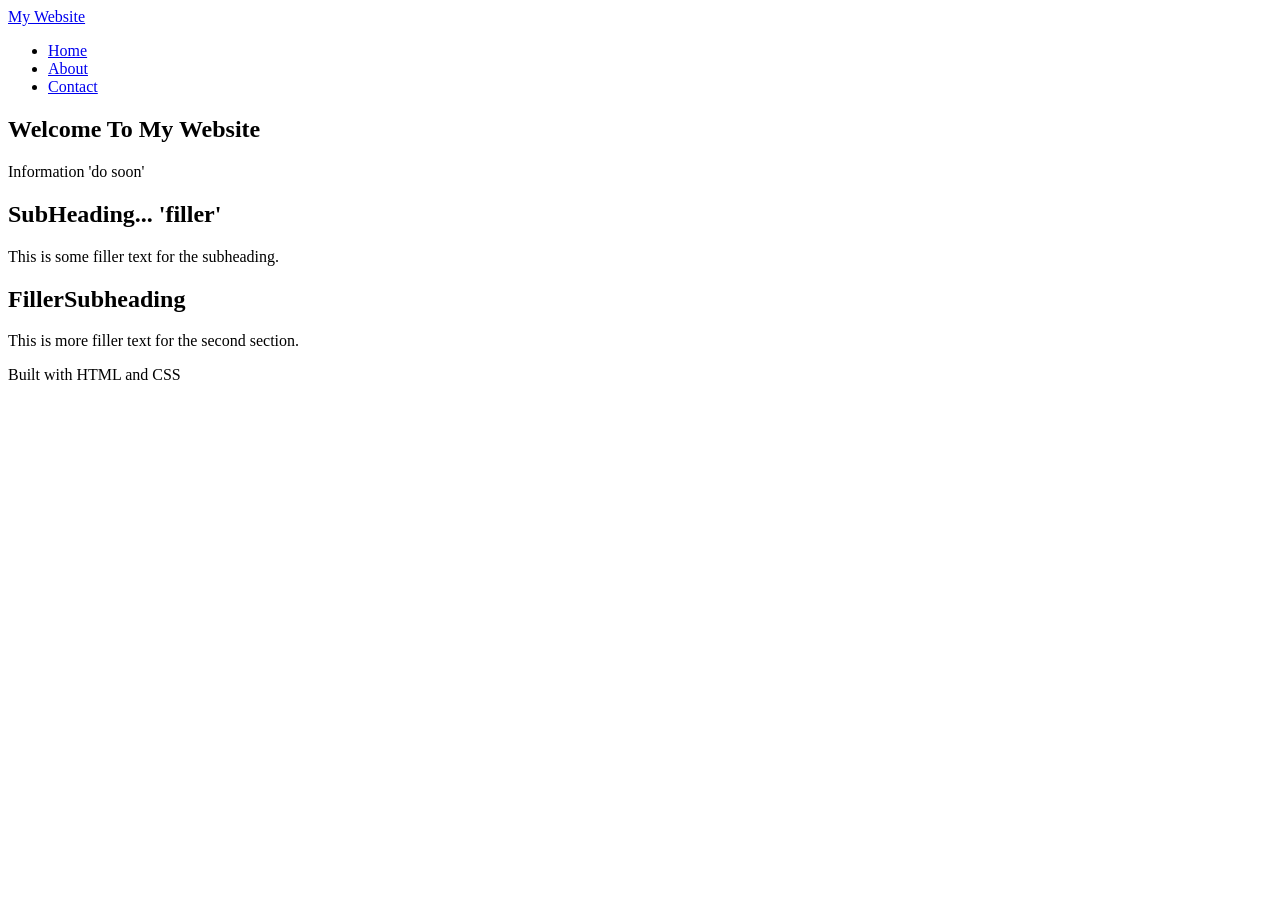
<file: index.html>
<!doctype html>
<html lang="en">
<head>
  <title>My Website | Home</title>
</head>
<body>
<header class="site-header">
    <a class="site-logo" href="index.html">My Website</a>
      <nav class="navigation" aria-label="Main navigation">
        <ul>
          <li><a href="index.html">Home</a></li>
          <li><a href="about.html">About</a></li>
          <li><a href="contact.html">Contact</a></li>
        </ul>
      </nav>
</header>

<main>
  <section class="hero container">
    <h1>Welcome To My Website</h1>
    <p class="hero-text">Information 'do soon'</p>
  </section>
  
  <section class="section container">
    <h2>SubHeading... 'filler'</h2>
    <p>This is some filler text for the subheading.</p>
  </section>

  <section class="section container">
    <h2>FillerSubheading</h2>
        <article class="card">
    <p>This is more filler text for the second section.</p>
  </section>
  <footer class="site-footer">
    <div class="container"><p>Built with HTML and CSS</p></div>
  </footer>
</main>
</body>
</file>
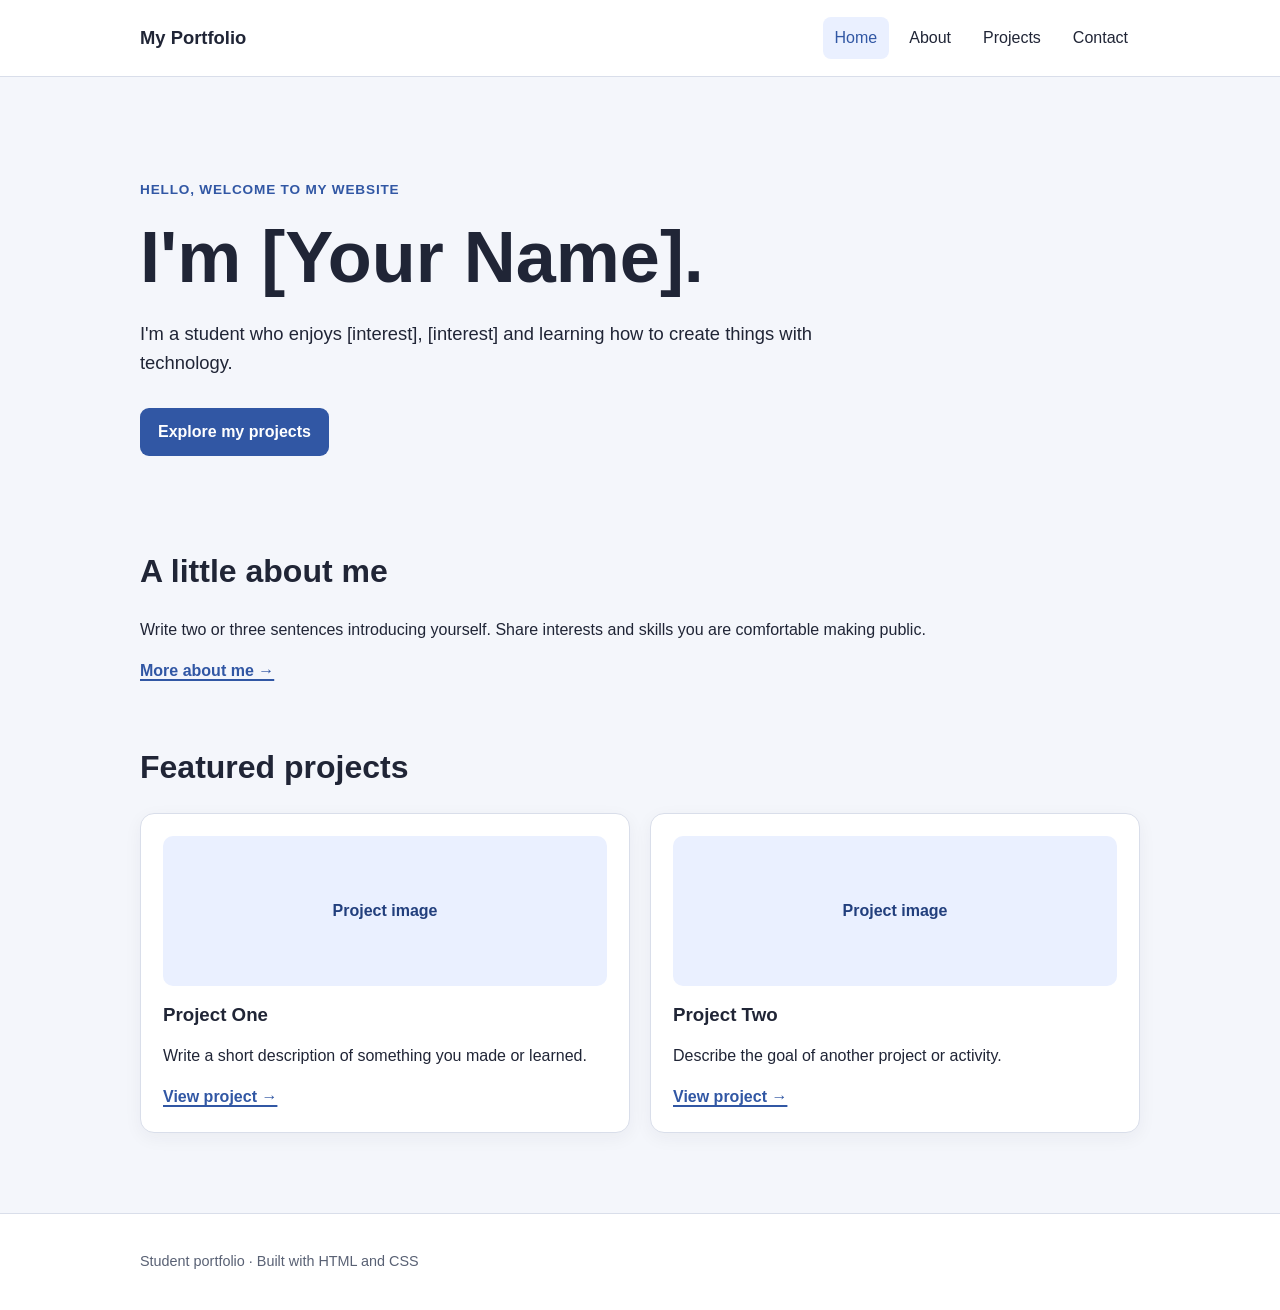
<file: My Portfolio/index.html>
<!doctype html>
<html lang="en">
<head>
  <meta charset="UTF-8">
  <meta name="viewport" content="width=device-width, initial-scale=1.0">
  <meta name="description" content="A student portfolio website">
  <title>My Portfolio | Home</title>
  <link rel="stylesheet" href="css/style.css">
</head>
<body>
  <header class="site-header">
    <div class="container header-inner">
      <a class="site-logo" href="index.html">My Portfolio</a>
      <nav class="navigation" aria-label="Main navigation">
        <a class="active" href="index.html">Home</a>
        <a href="about.html">About</a>
        <a href="projects.html">Projects</a>
        <a href="contact.html">Contact</a>
      </nav>
    </div>
  </header>

  <main>
    <section class="hero container">
      <p class="eyebrow">Hello, welcome to my website</p>
      <h1>I'm [Your Name].</h1>
      <p class="hero-text">I'm a student who enjoys [interest], [interest] and learning how to create things with technology.</p>
      <a class="button" href="projects.html">Explore my projects</a>
    </section>

    <section class="section container">
      <h2>A little about me</h2>
      <p>Write two or three sentences introducing yourself. Share interests and skills you are comfortable making public.</p>
      <a class="text-link" href="about.html">More about me →</a>
    </section>

    <section class="section container">
      <h2>Featured projects</h2>
      <div class="project-grid">
        <article class="card">
          <div class="image-placeholder" role="img" aria-label="Placeholder for project image">Project image</div>
          <h3>Project One</h3>
          <p>Write a short description of something you made or learned.</p>
          <a class="text-link" href="projects.html">View project →</a>
        </article>
        <article class="card">
          <div class="image-placeholder" role="img" aria-label="Placeholder for project image">Project image</div>
          <h3>Project Two</h3>
          <p>Describe the goal of another project or activity.</p>
          <a class="text-link" href="projects.html">View project →</a>
        </article>
      </div>
    </section>
  </main>

  <footer class="site-footer">
    <div class="container"><p>Student portfolio · Built with HTML and CSS</p></div>
  </footer>
</body>
</html>
</file>
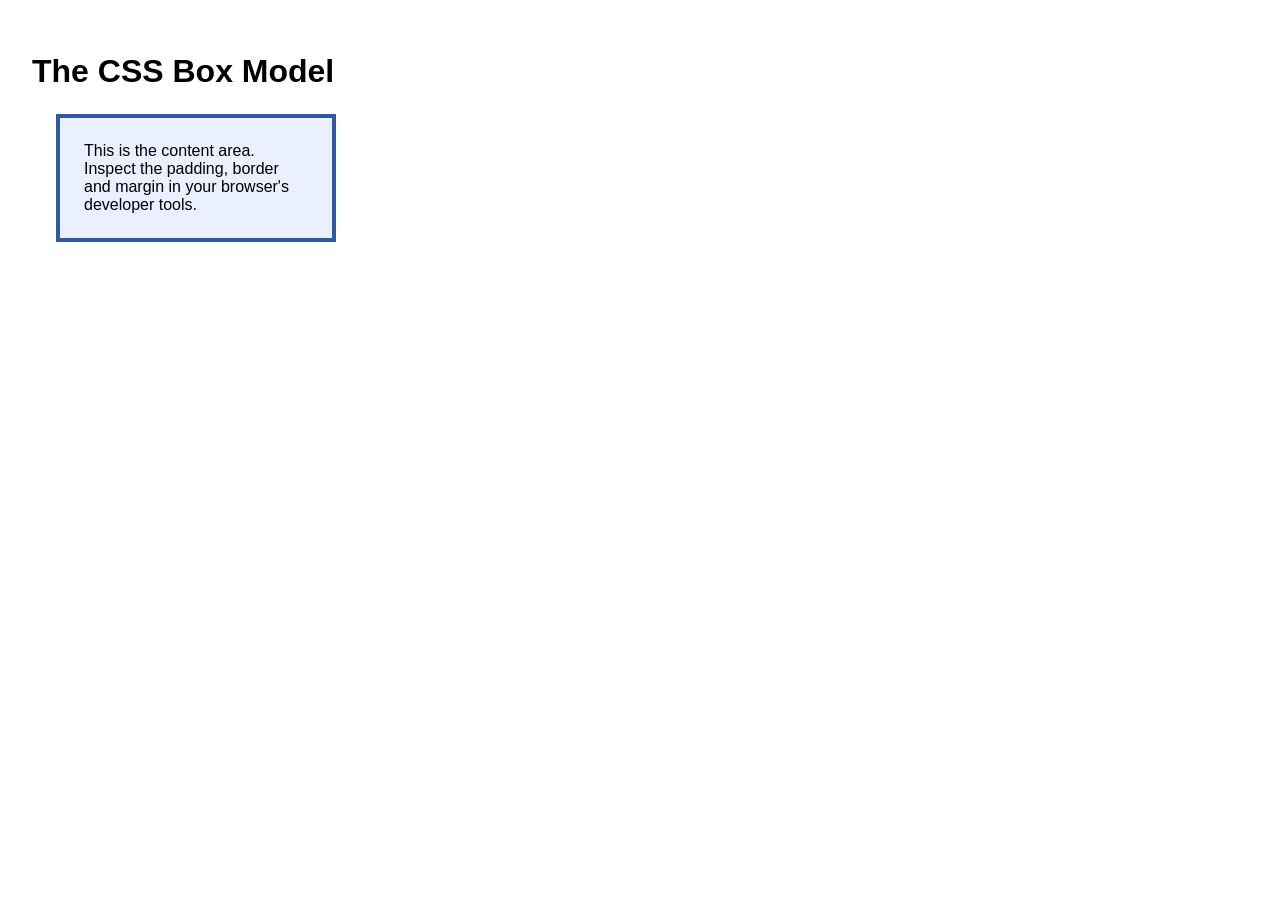
<file: examples/box-model.html>
<!doctype html>
<html lang="en">
<head>
  <meta charset="UTF-8">
  <title>Box Model Example</title>
  <style>
    * { box-sizing: border-box; }
    body { font-family: Arial, sans-serif; padding: 24px; }
    .box {
      width: 280px;
      padding: 24px;       /* space inside the border */
      border: 4px solid #3157a4;
      margin: 24px;        /* space outside the border */
      background: #eaf0ff; /* content background */
    }
  </style>
</head>
<body>
  <h1>The CSS Box Model</h1>
  <div class="box">This is the content area. Inspect the padding, border and margin in your browser's developer tools.</div>
</body>
</html>
</file>
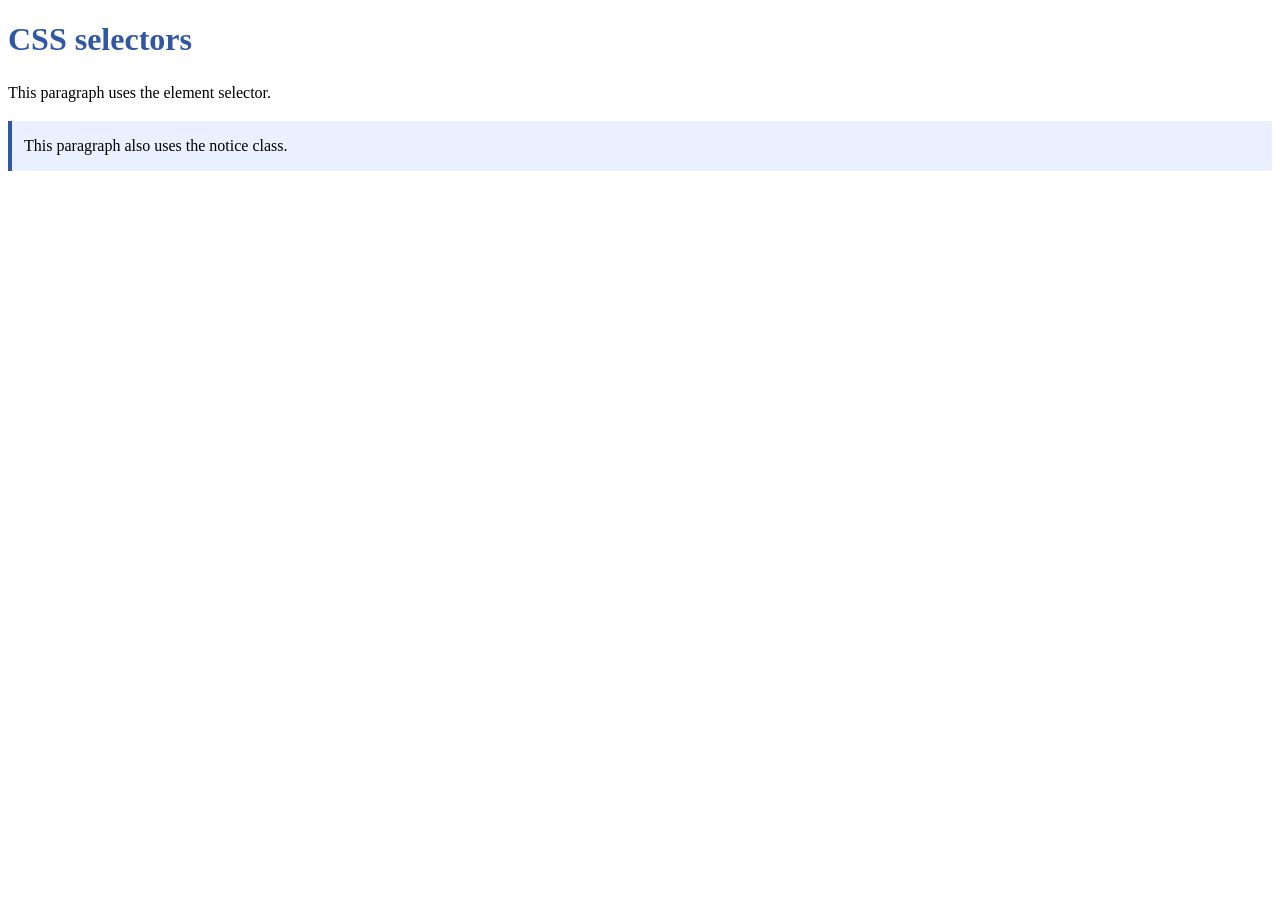
<file: examples/css-selectors.html>
<!doctype html>
<html lang="en">
<head>
  <meta charset="UTF-8">
  <title>CSS Selectors Example</title>
  <style>
    /* Element selector: styles every paragraph */
    p {
      line-height: 1.6;
    }

    /* Class selector: styles elements with class="notice" */
    .notice {
      padding: 12px;
      background: #eaf0ff;
      border-left: 4px solid #3157a4;
    }

    /* ID selector: use an ID for one unique element */
    #main-title {
      color: #3157a4;
    }
  </style>
</head>
<body>
  <h1 id="main-title">CSS selectors</h1>
  <p>This paragraph uses the element selector.</p>
  <p class="notice">This paragraph also uses the notice class.</p>
</body>
</html>
</file>
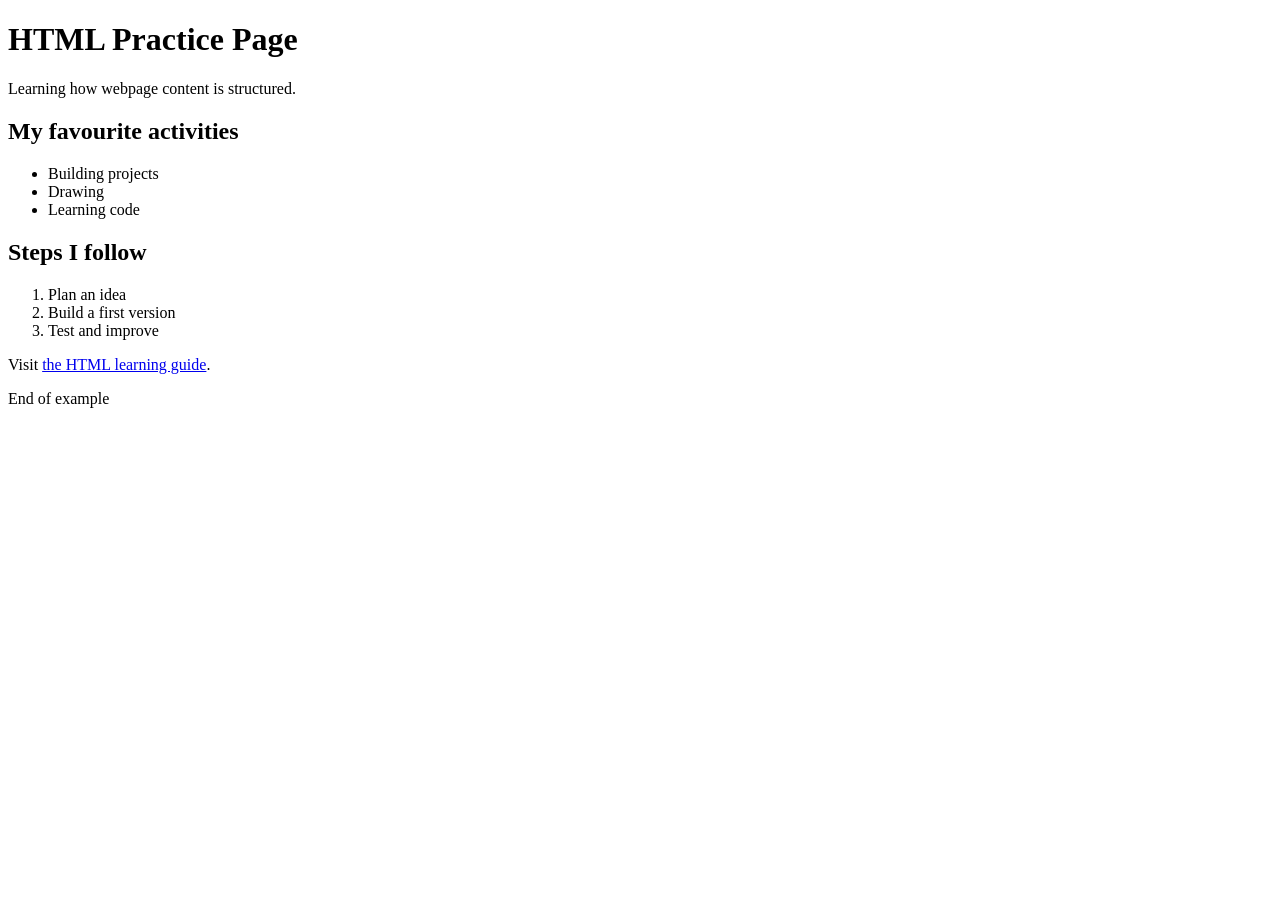
<file: examples/html-elements.html>
<!doctype html>
<html lang="en">
<head>
  <meta charset="UTF-8">
  <title>HTML Elements Example</title>
</head>
<body>
  <header>
    <h1>HTML Practice Page</h1>
    <p>Learning how webpage content is structured.</p>
  </header>

  <main>
    <section>
      <h2>My favourite activities</h2>
      <ul>
        <li>Building projects</li>
        <li>Drawing</li>
        <li>Learning code</li>
      </ul>
    </section>

    <section>
      <h2>Steps I follow</h2>
      <ol>
        <li>Plan an idea</li>
        <li>Build a first version</li>
        <li>Test and improve</li>
      </ol>
    </section>

    <p>Visit <a href="https://developer.mozilla.org/en-US/docs/Web/HTML">the HTML learning guide</a>.</p>
  </main>

  <footer>
    <p>End of example</p>
  </footer>
</body>
</html>
</file>
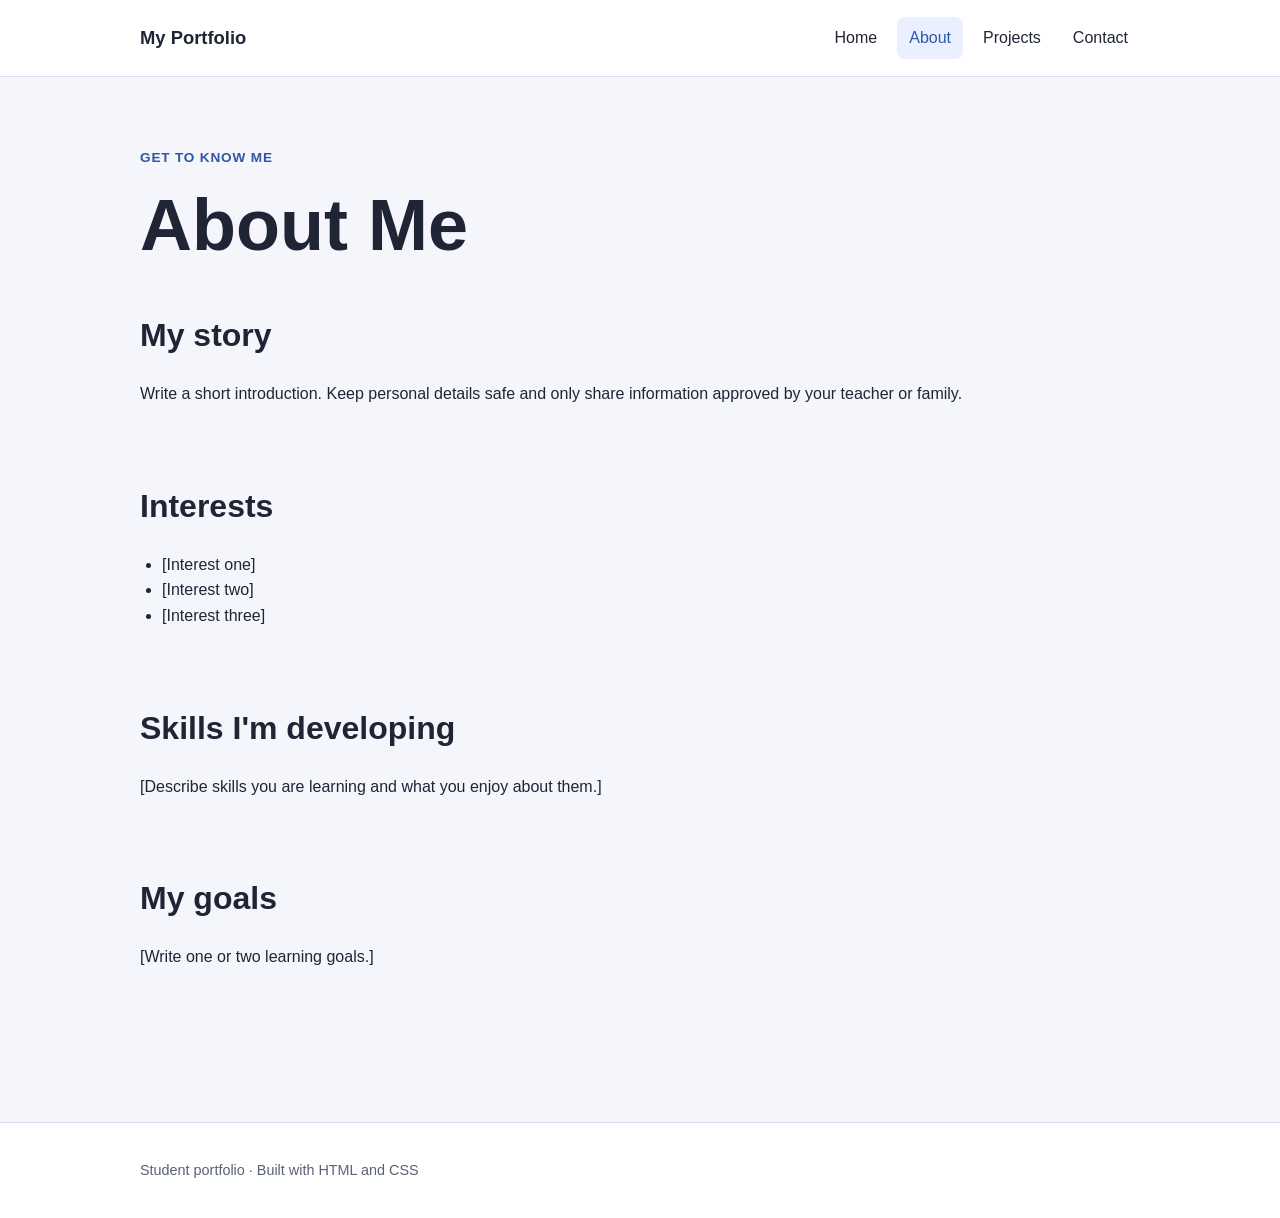
<file: My Portfolio/about.html>
<!doctype html>
<html lang="en">
<head>
  <meta charset="UTF-8">
  <meta name="viewport" content="width=device-width, initial-scale=1.0">
  <title>About | My Portfolio</title>
  <link rel="stylesheet" href="css/style.css">
</head>
<body>
  <header class="site-header">
    <div class="container header-inner">
      <a class="site-logo" href="index.html">My Portfolio</a>
      <nav class="navigation" aria-label="Main navigation">
        <a href="index.html">Home</a>
        <a class="active" href="about.html">About</a>
        <a href="projects.html">Projects</a>
        <a href="contact.html">Contact</a>
      </nav>
    </div>
  </header>

  <main class="container page-content">
    <p class="eyebrow">Get to know me</p>
    <h1>About Me</h1>
    <section class="section">
      <h2>My story</h2>
      <p>Write a short introduction. Keep personal details safe and only share information approved by your teacher or family.</p>
    </section>
    <section class="section">
      <h2>Interests</h2>
      <ul class="interest-list">
        <li>[Interest one]</li>
        <li>[Interest two]</li>
        <li>[Interest three]</li>
      </ul>
    </section>
    <section class="section">
      <h2>Skills I'm developing</h2>
      <p>[Describe skills you are learning and what you enjoy about them.]</p>
    </section>
    <section class="section">
      <h2>My goals</h2>
      <p>[Write one or two learning goals.]</p>
    </section>
  </main>

  <footer class="site-footer"><div class="container"><p>Student portfolio · Built with HTML and CSS</p></div></footer>
</body>
</html>
</file>
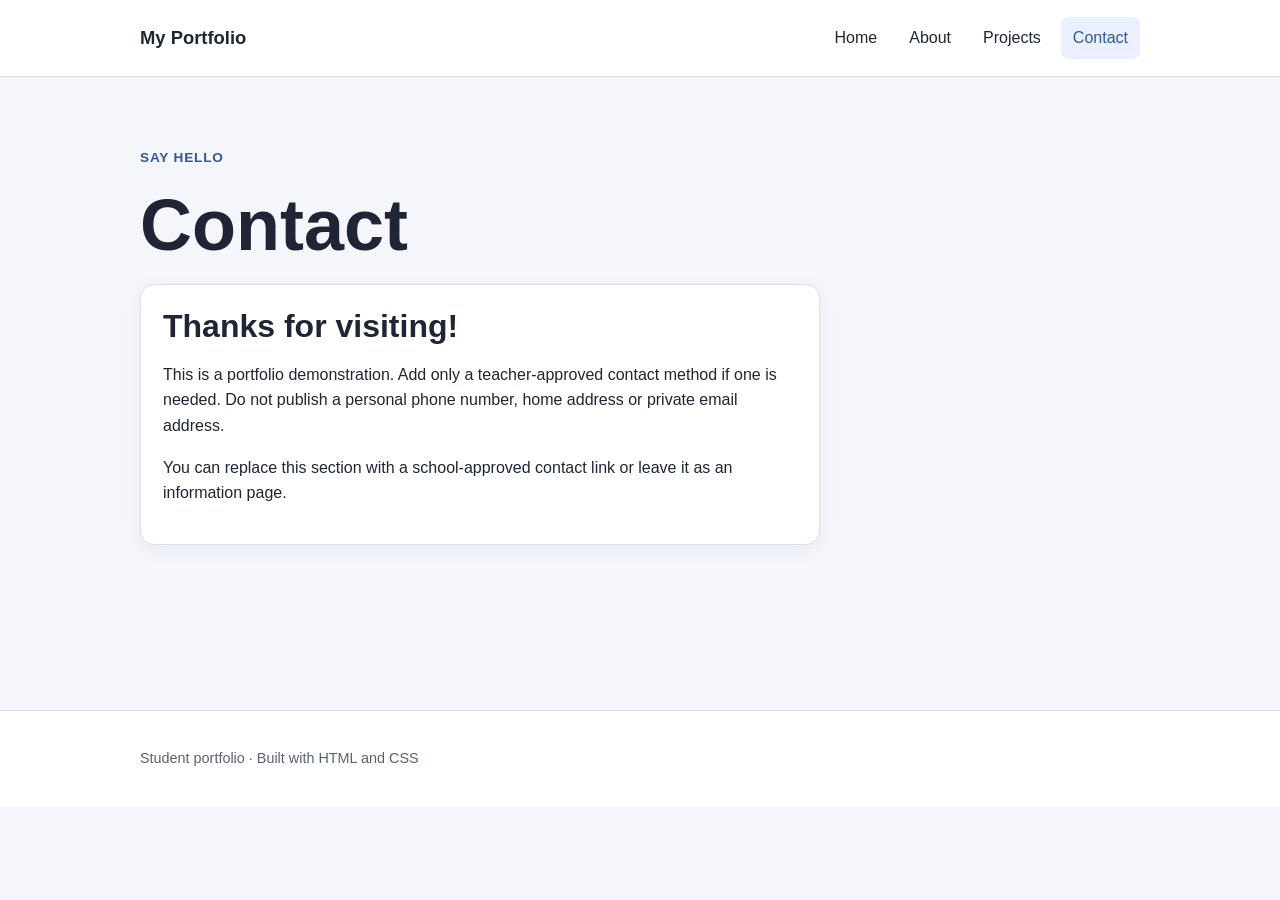
<file: My Portfolio/contact.html>
<!doctype html>
<html lang="en">
<head>
  <meta charset="UTF-8">
  <meta name="viewport" content="width=device-width, initial-scale=1.0">
  <title>Contact | My Portfolio</title>
  <link rel="stylesheet" href="css/style.css">
</head>
<body>
  <header class="site-header">
    <div class="container header-inner">
      <a class="site-logo" href="index.html">My Portfolio</a>
      <nav class="navigation" aria-label="Main navigation">
        <a href="index.html">Home</a>
        <a href="about.html">About</a>
        <a href="projects.html">Projects</a>
        <a class="active" href="contact.html">Contact</a>
      </nav>
    </div>
  </header>

  <main class="container page-content">
    <p class="eyebrow">Say hello</p>
    <h1>Contact</h1>
    <section class="card contact-card">
      <h2>Thanks for visiting!</h2>
      <p>This is a portfolio demonstration. Add only a teacher-approved contact method if one is needed. Do not publish a personal phone number, home address or private email address.</p>
      <p>You can replace this section with a school-approved contact link or leave it as an information page.</p>
    </section>
  </main>

  <footer class="site-footer"><div class="container"><p>Student portfolio · Built with HTML and CSS</p></div></footer>
</body>
</html>
</file>
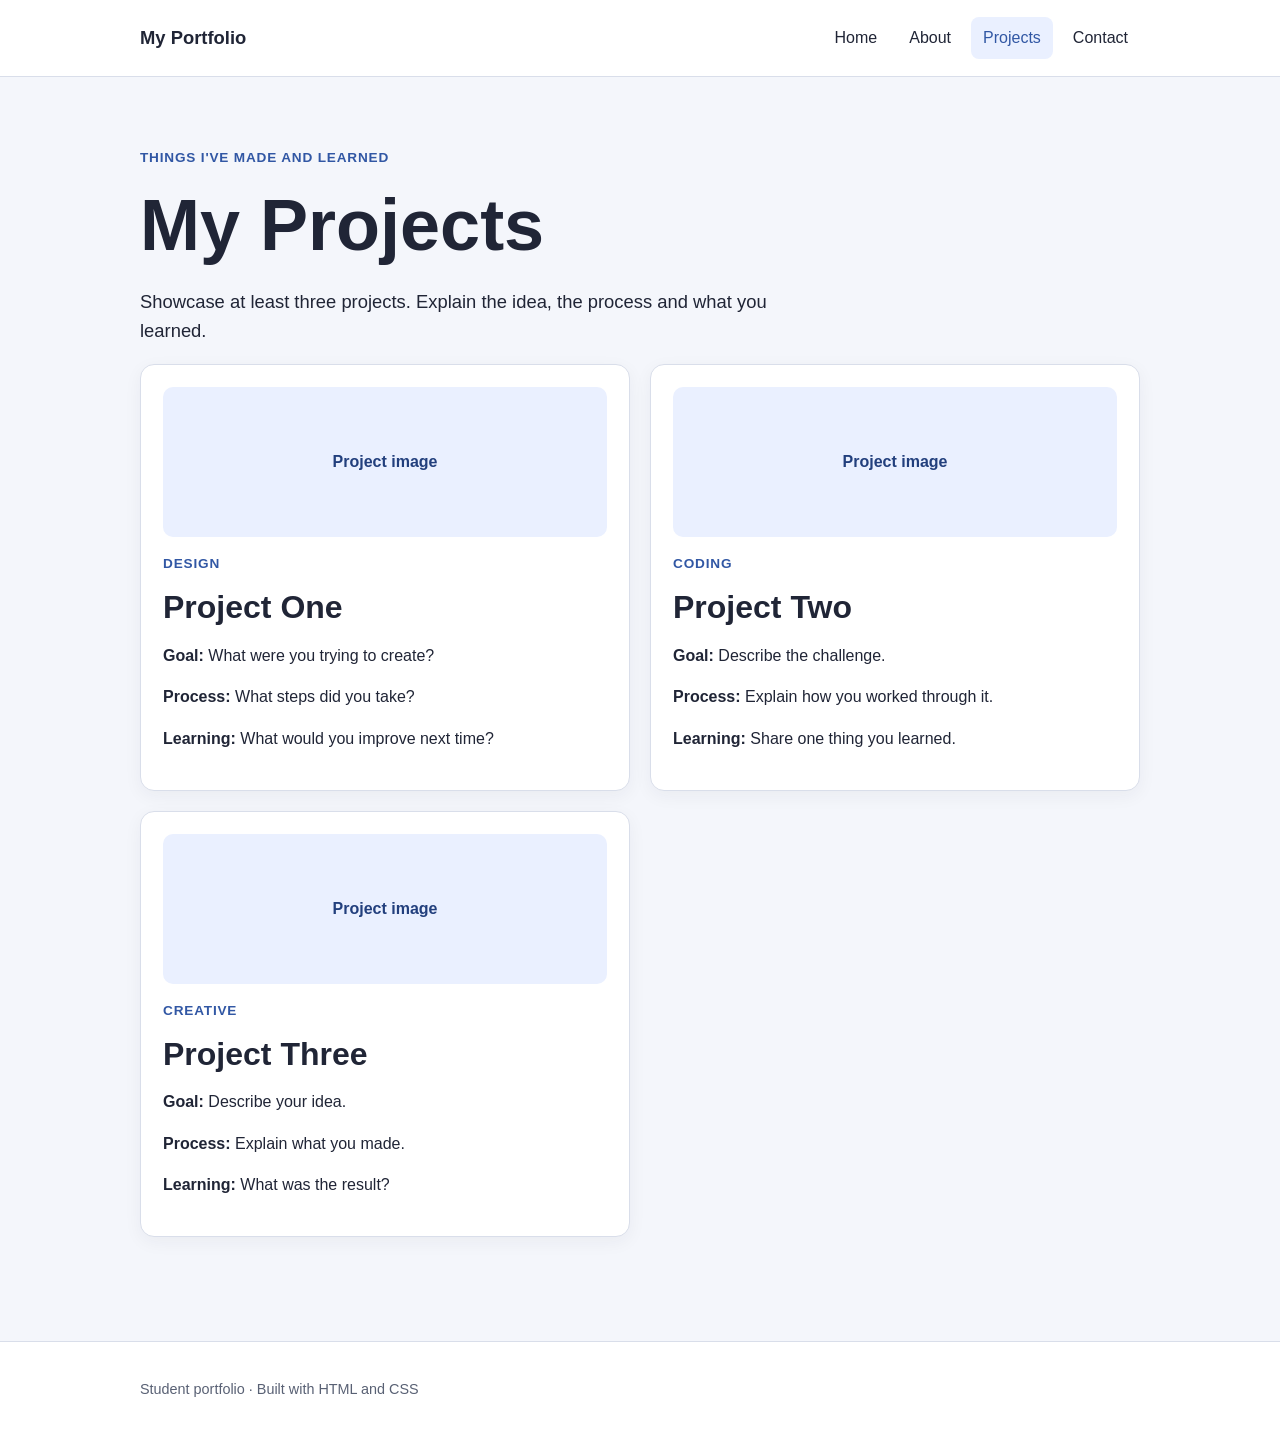
<file: My Portfolio/projects.html>
<!doctype html>
<html lang="en">
<head>
  <meta charset="UTF-8">
  <meta name="viewport" content="width=device-width, initial-scale=1.0">
  <title>Projects | My Portfolio</title>
  <link rel="stylesheet" href="css/style.css">
</head>
<body>
  <header class="site-header">
    <div class="container header-inner">
      <a class="site-logo" href="index.html">My Portfolio</a>
      <nav class="navigation" aria-label="Main navigation">
        <a href="index.html">Home</a>
        <a href="about.html">About</a>
        <a class="active" href="projects.html">Projects</a>
        <a href="contact.html">Contact</a>
      </nav>
    </div>
  </header>

  <main class="container page-content">
    <p class="eyebrow">Things I've made and learned</p>
    <h1>My Projects</h1>
    <p class="intro">Showcase at least three projects. Explain the idea, the process and what you learned.</p>

    <div class="project-grid">
      <article class="card">
        <div class="image-placeholder" role="img" aria-label="Placeholder image for Project One">Project image</div>
        <p class="tag">Design</p>
        <h2>Project One</h2>
        <p><strong>Goal:</strong> What were you trying to create?</p>
        <p><strong>Process:</strong> What steps did you take?</p>
        <p><strong>Learning:</strong> What would you improve next time?</p>
      </article>

      <article class="card">
        <div class="image-placeholder" role="img" aria-label="Placeholder image for Project Two">Project image</div>
        <p class="tag">Coding</p>
        <h2>Project Two</h2>
        <p><strong>Goal:</strong> Describe the challenge.</p>
        <p><strong>Process:</strong> Explain how you worked through it.</p>
        <p><strong>Learning:</strong> Share one thing you learned.</p>
      </article>

      <article class="card">
        <div class="image-placeholder" role="img" aria-label="Placeholder image for Project Three">Project image</div>
        <p class="tag">Creative</p>
        <h2>Project Three</h2>
        <p><strong>Goal:</strong> Describe your idea.</p>
        <p><strong>Process:</strong> Explain what you made.</p>
        <p><strong>Learning:</strong> What was the result?</p>
      </article>
    </div>
  </main>

  <footer class="site-footer"><div class="container"><p>Student portfolio · Built with HTML and CSS</p></div></footer>
</body>
</html>
</file>
<file: My Portfolio/css/style.css>
/* =========================================
   MY PORTFOLIO — EDIT THESE DESIGN SETTINGS
   ========================================= */

:root {
  --colour-ink: #202536;
  --colour-brand: #3157a4;
  --colour-brand-dark: #223f7d;
  --colour-accent: #f2a65a;
  --colour-page: #f4f6fb;
  --colour-surface: #ffffff;
  --colour-border: #d9deea;
  --content-width: 1000px;
}

* {
  box-sizing: border-box;
}

html {
  scroll-behavior: smooth;
}

body {
  margin: 0;
  color: var(--colour-ink);
  background: var(--colour-page);
  font-family: Arial, Helvetica, sans-serif;
  line-height: 1.6;
}

a {
  color: var(--colour-brand);
}

a:focus-visible,
.button:focus-visible {
  outline: 3px solid var(--colour-accent);
  outline-offset: 3px;
}

.container {
  width: min(100% - 32px, var(--content-width));
  margin-inline: auto;
}

.site-header {
  background: var(--colour-surface);
  border-bottom: 1px solid var(--colour-border);
}

.header-inner {
  min-height: 76px;
  display: flex;
  align-items: center;
  justify-content: space-between;
  gap: 20px;
}

.site-logo {
  color: var(--colour-ink);
  font-weight: 700;
  font-size: 1.15rem;
  text-decoration: none;
}

.navigation {
  display: flex;
  flex-wrap: wrap;
  align-items: center;
  gap: 8px;
}

.navigation a {
  padding: 8px 12px;
  border-radius: 8px;
  text-decoration: none;
  color: var(--colour-ink);
}

.navigation a:hover,
.navigation a.active {
  color: var(--colour-brand);
  background: #eaf0ff;
}

.hero {
  padding-block: 88px 64px;
}

.eyebrow,
.tag {
  color: var(--colour-brand);
  font-size: 0.85rem;
  font-weight: 700;
  letter-spacing: 0.06em;
  text-transform: uppercase;
}

h1, h2, h3 {
  line-height: 1.2;
}

h1 {
  max-width: 800px;
  margin: 8px 0 16px;
  font-size: clamp(2.3rem, 6vw, 4.5rem);
}

h2 {
  margin-top: 0;
  font-size: clamp(1.5rem, 3vw, 2rem);
}

.hero-text,
.intro {
  max-width: 680px;
  font-size: 1.15rem;
}

.section {
  padding-block: 32px;
}

.page-content {
  min-height: 65vh;
  padding-block: 56px;
}

.button {
  display: inline-block;
  margin-top: 12px;
  padding: 11px 18px;
  border-radius: 9px;
  color: white;
  background: var(--colour-brand);
  text-decoration: none;
  font-weight: 700;
  transition: background-color 180ms ease, transform 180ms ease;
}

.button:hover {
  color: white;
  background: var(--colour-brand-dark);
  transform: translateY(-2px);
}

.text-link {
  font-weight: 700;
  text-decoration-thickness: 2px;
  text-underline-offset: 3px;
}

.project-grid {
  display: grid;
  grid-template-columns: repeat(2, minmax(0, 1fr));
  gap: 20px;
}

.card {
  min-width: 0;
  padding: 22px;
  border: 1px solid var(--colour-border);
  border-radius: 14px;
  background: var(--colour-surface);
  box-shadow: 0 5px 18px rgba(32, 37, 54, 0.05);
}

.card h2,
.card h3 {
  margin-bottom: 8px;
}

.image-placeholder {
  min-height: 150px;
  display: grid;
  place-items: center;
  margin-bottom: 16px;
  border-radius: 10px;
  color: var(--colour-brand-dark);
  background: #eaf0ff;
  font-weight: 700;
}

.interest-list {
  padding-left: 22px;
}

.contact-card {
  max-width: 680px;
}

.site-footer {
  margin-top: 48px;
  padding-block: 22px;
  color: #596174;
  background: var(--colour-surface);
  border-top: 1px solid var(--colour-border);
  font-size: 0.9rem;
}

@media (max-width: 700px) {
  .header-inner {
    align-items: flex-start;
    flex-direction: column;
    padding-block: 16px;
  }

  .navigation {
    width: 100%;
  }

  .navigation a {
    padding-inline: 9px;
  }

  .hero {
    padding-block: 56px 36px;
  }

  .project-grid {
    grid-template-columns: 1fr;
  }

  .card {
    padding: 18px;
  }
}

@media (prefers-reduced-motion: reduce) {
  html {
    scroll-behavior: auto;
  }

  *,
  *::before,
  *::after {
    transition-duration: 0.01ms !important;
    animation-duration: 0.01ms !important;
  }
}
</file>
